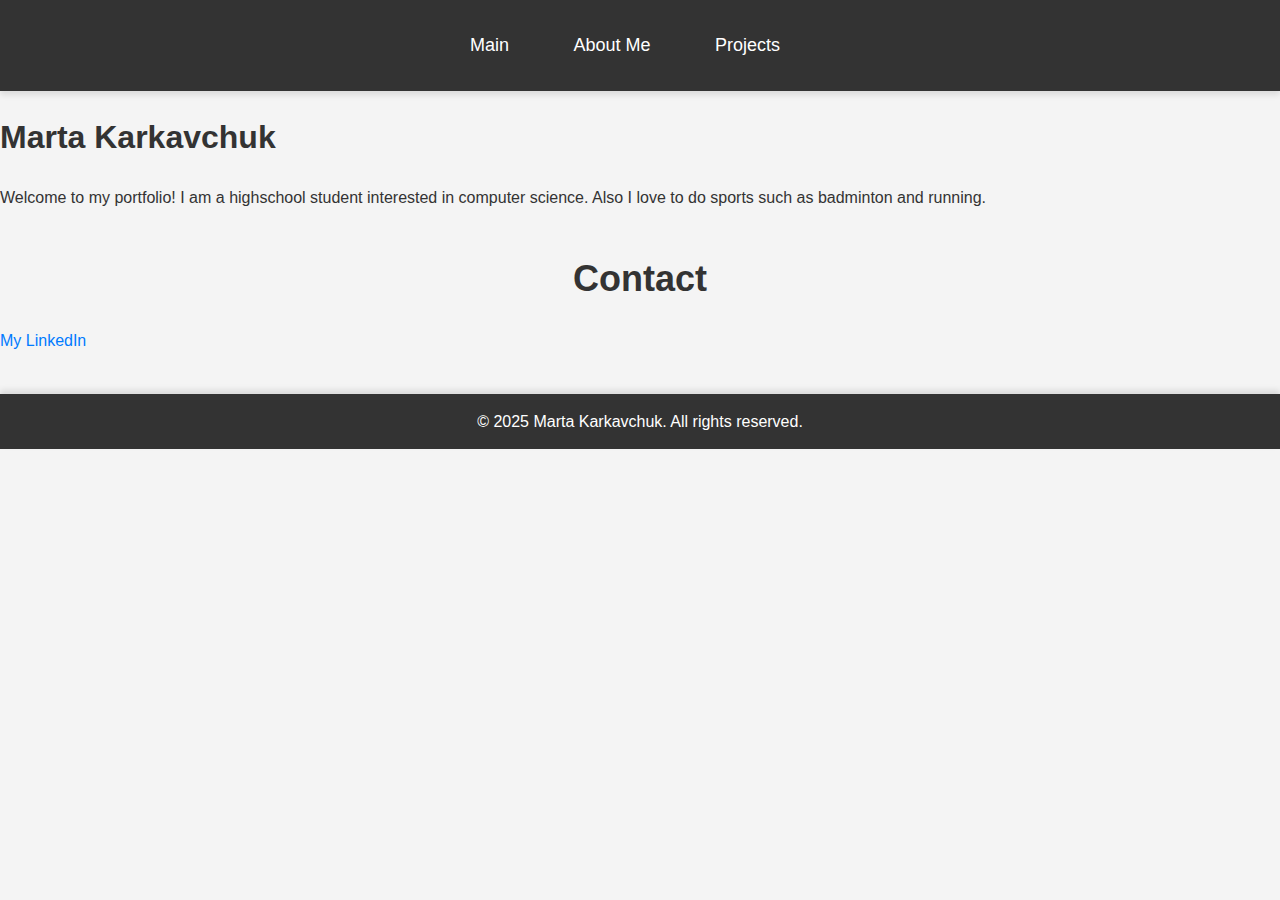
<file: index.html>
<!DOCTYPE html>

<head>
    <meta charset="UTF-8">
    <meta name="viewport" content="width=device-width, initial-scale=1.0">
    <title>Portfolio Marta Karkavchuk</title>
    <link rel="stylesheet" href="portfolio.css">
</head>
<body>
    <header>
        <nav>
            <ul>
                <li><a href="index.html">Main</a></li>
                <li><a href="aboutme.html">About Me</a></li>
                <li><a href="projects.html">Projects</a></li>
            </ul>
        </nav>
    </header>

    <section id="about">
        <h1>Marta Karkavchuk</h1>
        <p1>Welcome to my portfolio! </p1>
        <p1>I am a highschool student interested in computer science. Also I love to do sports such as badminton and running.</p1>
    </section>

    <section>
        <h2>Contact</h2>
        <a href="https://www.linkedin.com/in/marta-karkavchuk-b30865345">My LinkedIn</a>
    </section>

    <footer>
        <p>&copy; 2025 Marta Karkavchuk. All rights reserved.</p>
    </footer>

</body>
</html>
</file>
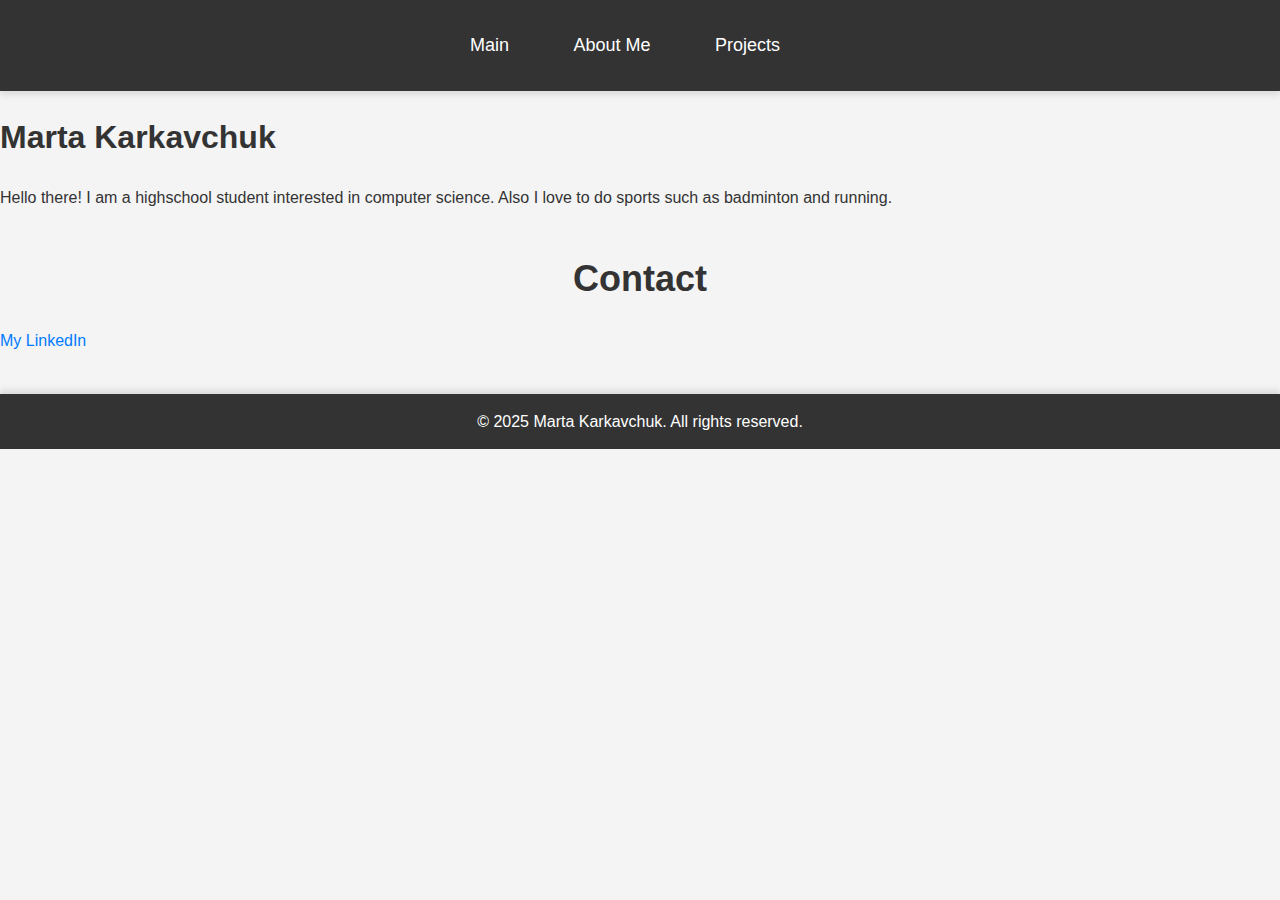
<file: aboutme.html>
<!DOCTYPE html>

<head>
    <meta charset="UTF-8">
    <meta name="viewport" content="width=device-width, initial-scale=1.0">
    <title>Portfolio Marta Karkavchuk</title>
    <link rel="stylesheet" href="portfolio.css">
</head>
<body>
    <header>
        <nav>
            <ul>
                <li><a href="index.html">Main</a></li>
                <li><a href="aboutme.html">About Me</a></li>
                <li><a href="projects.html">Projects</a></li>
            </ul>
        </nav>
    </header>

    <section id="about">
        <h1>Marta Karkavchuk</h1>
        <p1>Hello there!</p1>
        <p1>I am a highschool student interested in computer science. Also I love to do sports such as badminton and running.</p1>
    </section>
    
    <section>
        <h2>Contact</h2>
        <a href="https://www.linkedin.com/in/marta-karkavchuk-b30865345">My LinkedIn</a>
    </section>

    <footer>
        <p>&copy; 2025 Marta Karkavchuk. All rights reserved.</p>
    </footer>

</body>
</html>
</file>
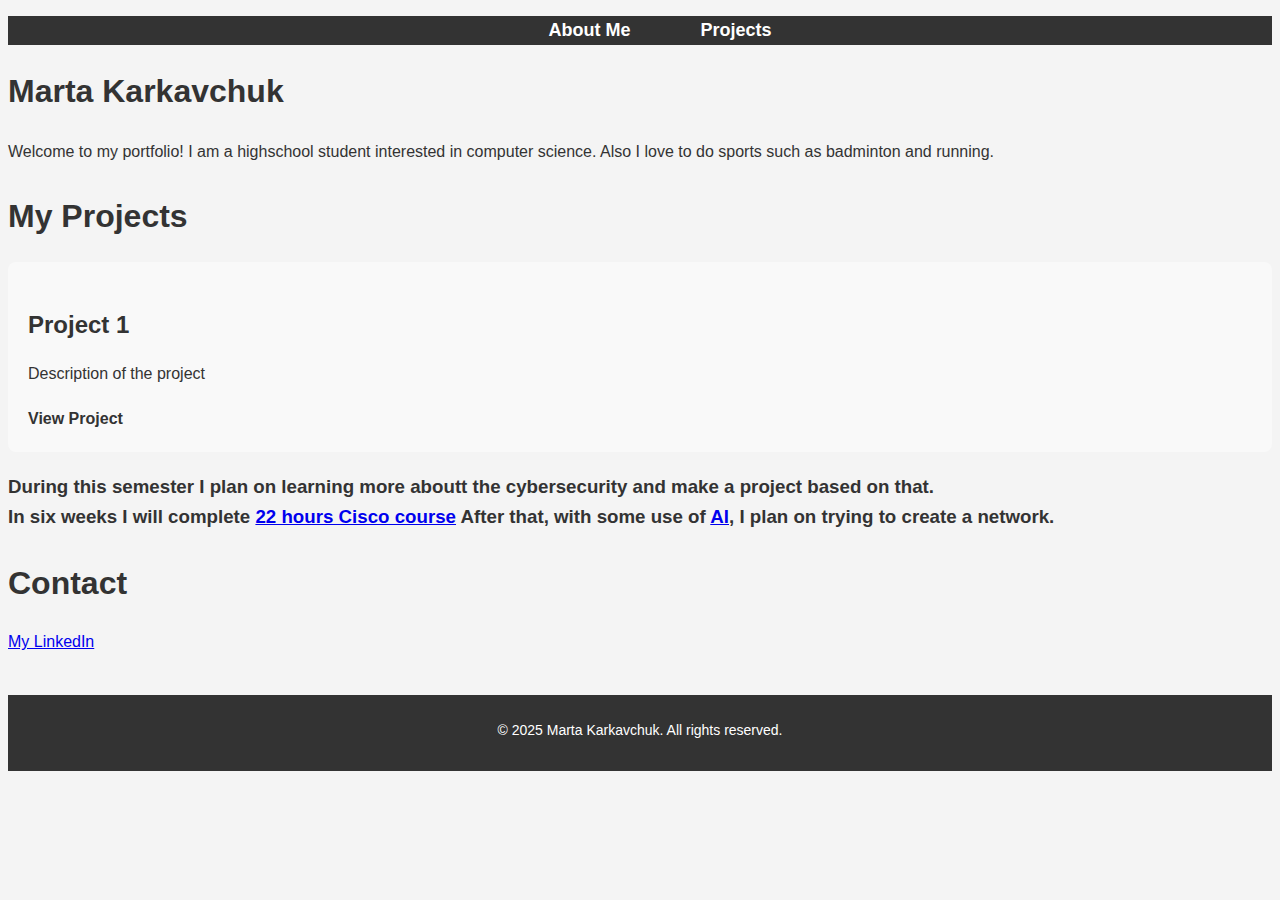
<file: portfolio.html>
<!DOCTYPE html>

<head>
    <meta charset="UTF-8">
    <meta name="viewport" content="width=device-width, initial-scale=1.0">
    <title>Portfolio Marta Karkavchuk</title>
    <link rel="stylesheet" href="portfolio1.css">
</head>
<body>
    <header>
        <nav>
            <ul>
                <li><a href="#about">About Me</a></li>
                <li><a href="#projects">Projects</a></li>
            </ul>
        </nav>
    </header>

    <section id="about">
        <h1>Marta Karkavchuk</h1>
        <p1>Welcome to my portfolio! </p1>
        <p1>I am a highschool student interested in computer science. Also I love to do sports such as badminton and running.</p1>
    </section>

    <section id="projects">
        <h2>My Projects</h2>
        <div class="projects">
            <h3>Project 1</h3>
            <p>Description of the project</p>
            <a href="link.to.project">View Project</a>
        </div>
        <h3>During this semester I plan on learning more aboutt the cybersecurity and make a project based on that. <br> In six weeks I will complete <a href="https://www.netacad.com/courses/networking-basics?courseLang=en-US&utm_campaign=writ&utm_content=networking-basics-get-started-button&utm_source=cisco.com&utm_medium=referral">22 hours Cisco course</a> 
            After that, with some use of <a href="https://openai.com/index/chatgpt/">AI</a>, I plan on trying to create a network.</h3>
    </section>

    <section>
        <h2>Contact</h2>
        <a href="https://www.linkedin.com/in/marta-karkavchuk-b30865345">My LinkedIn</a>
    </section>

    <footer>
        <p>&copy; 2025 Marta Karkavchuk. All rights reserved.</p>
    </footer>

</body>
</html>
</file>
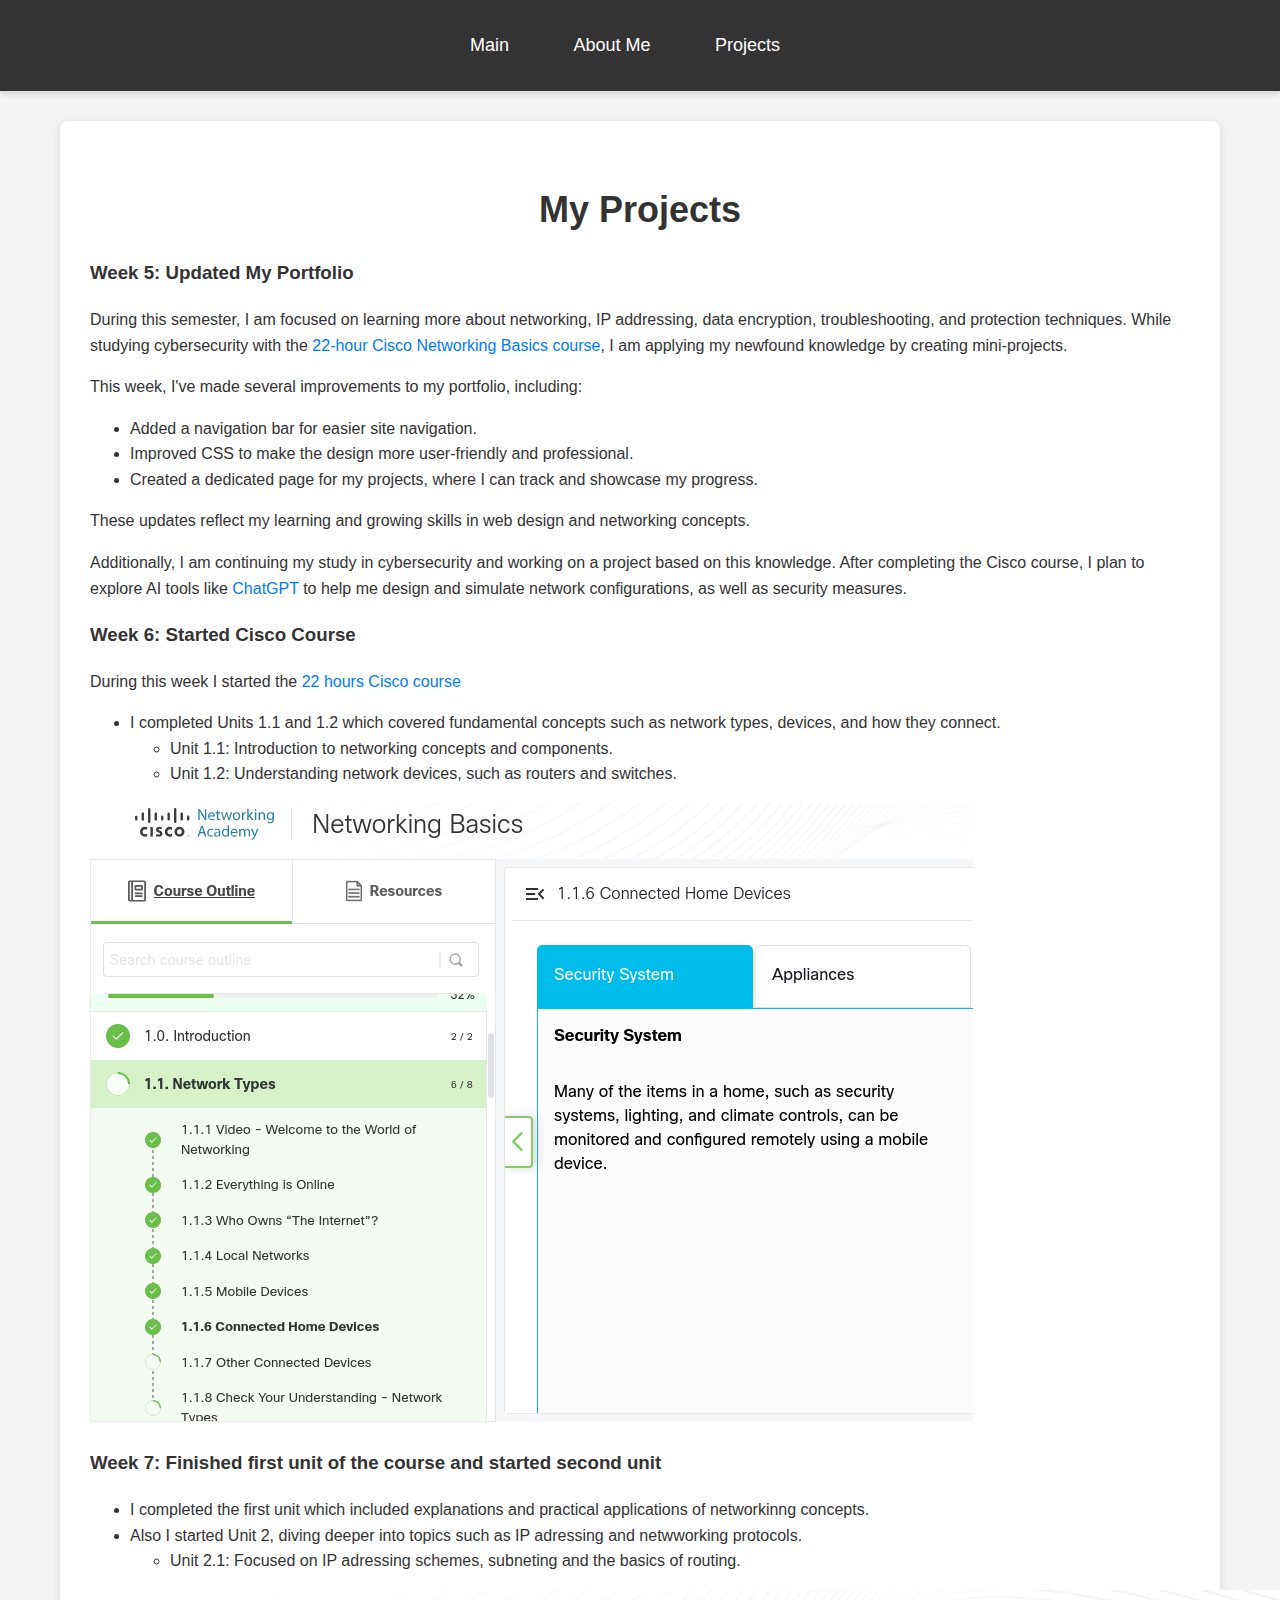
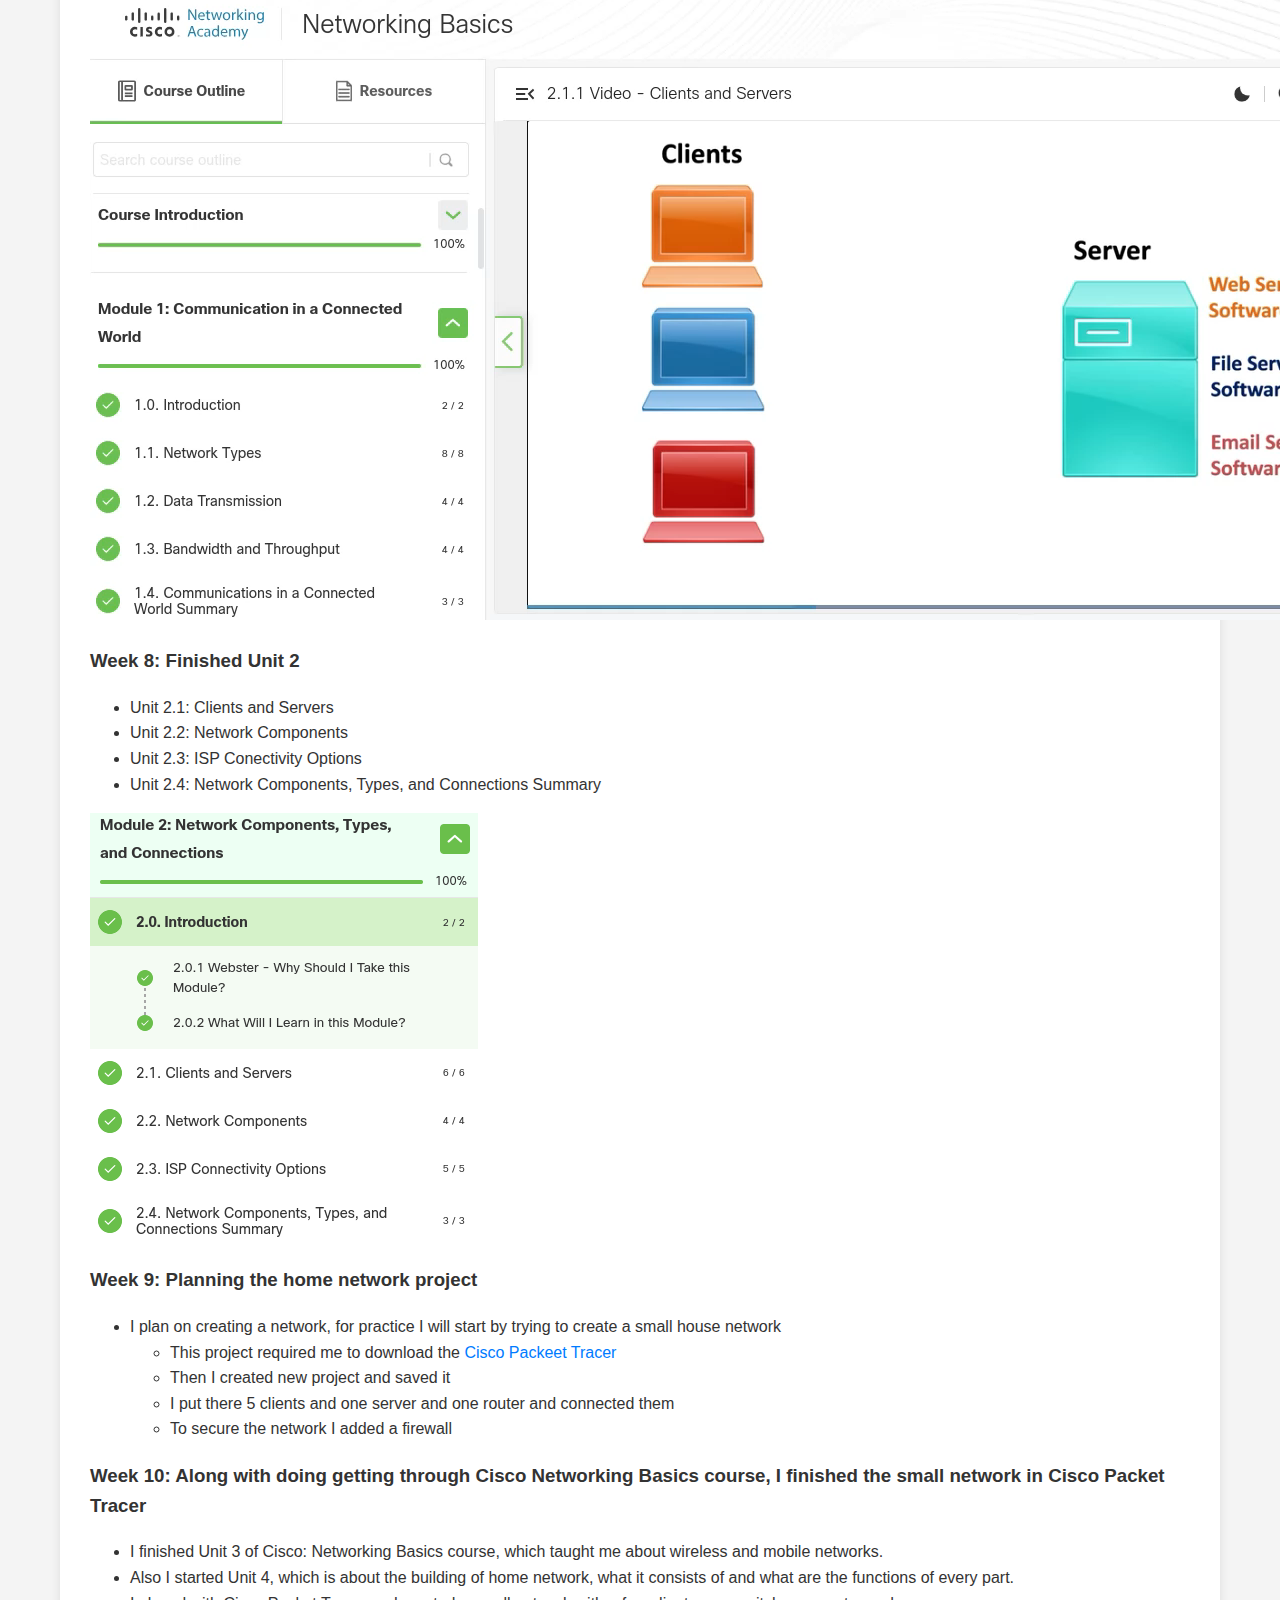
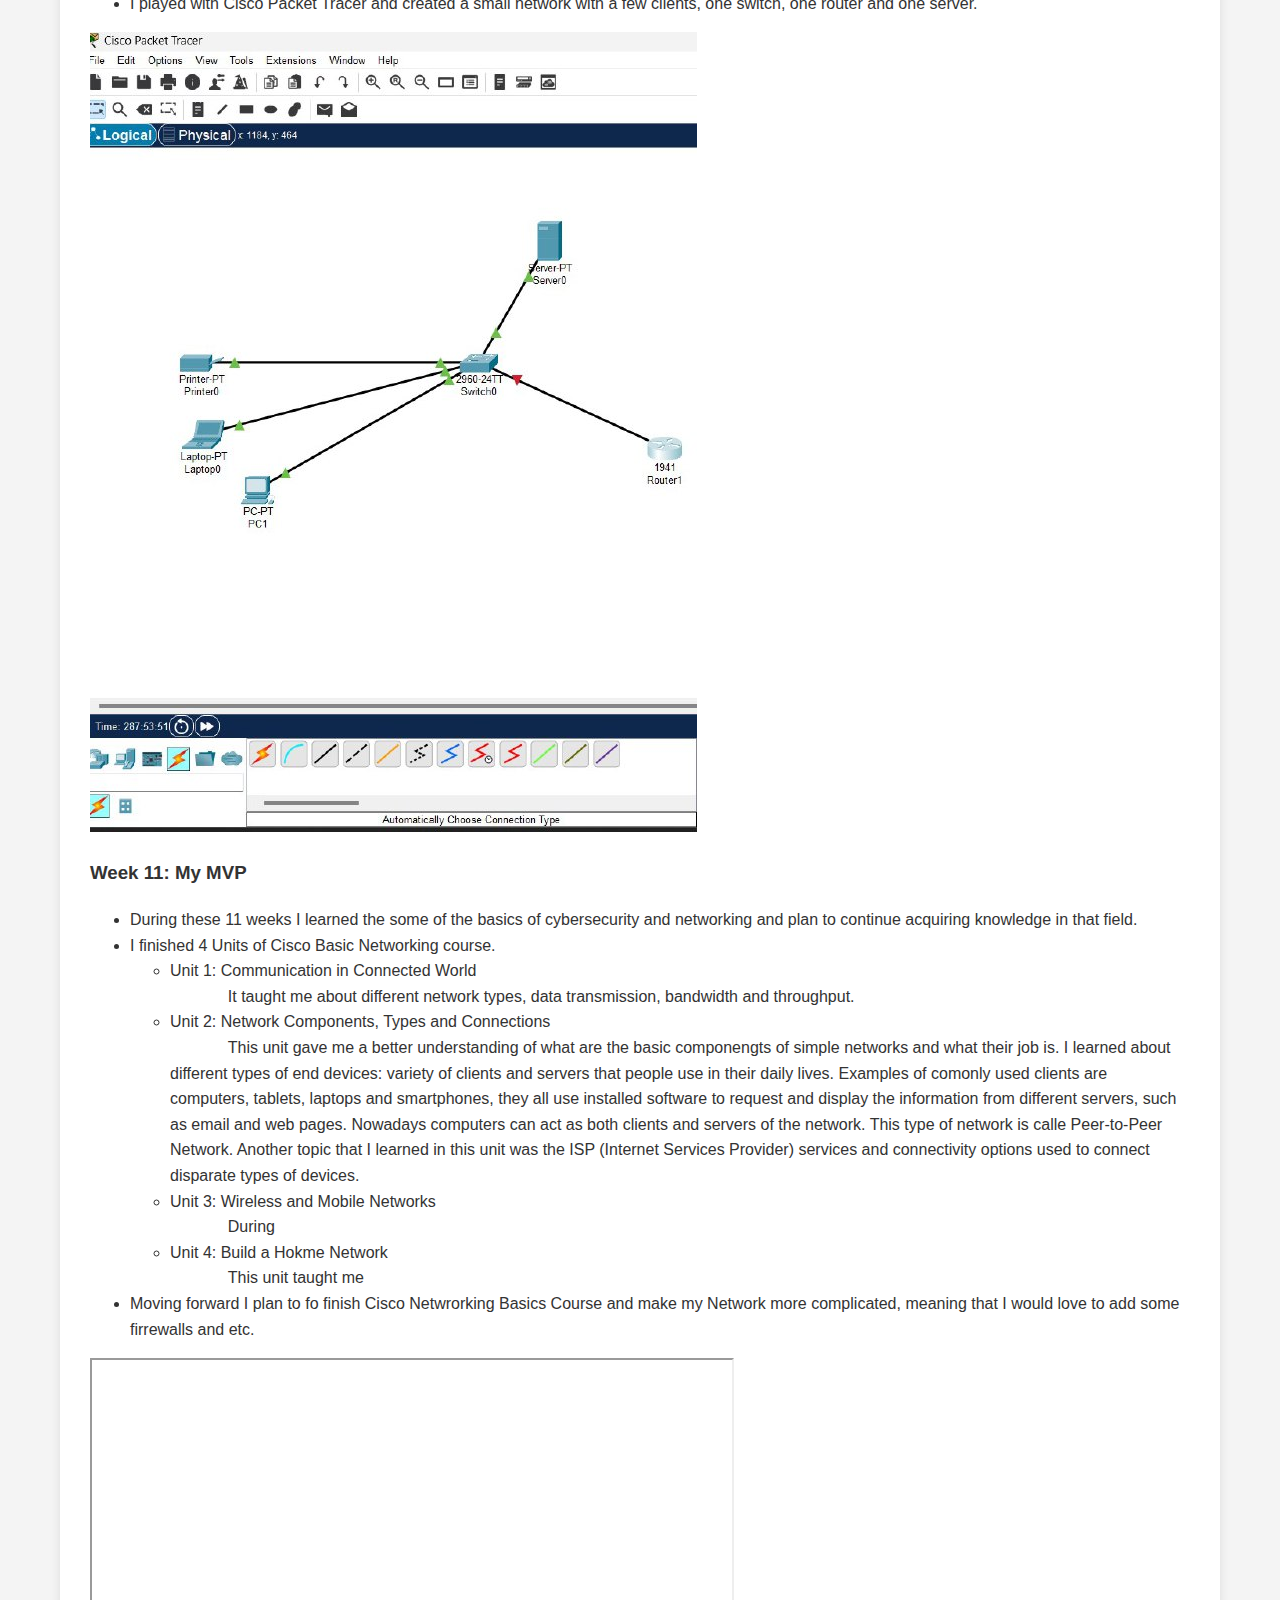
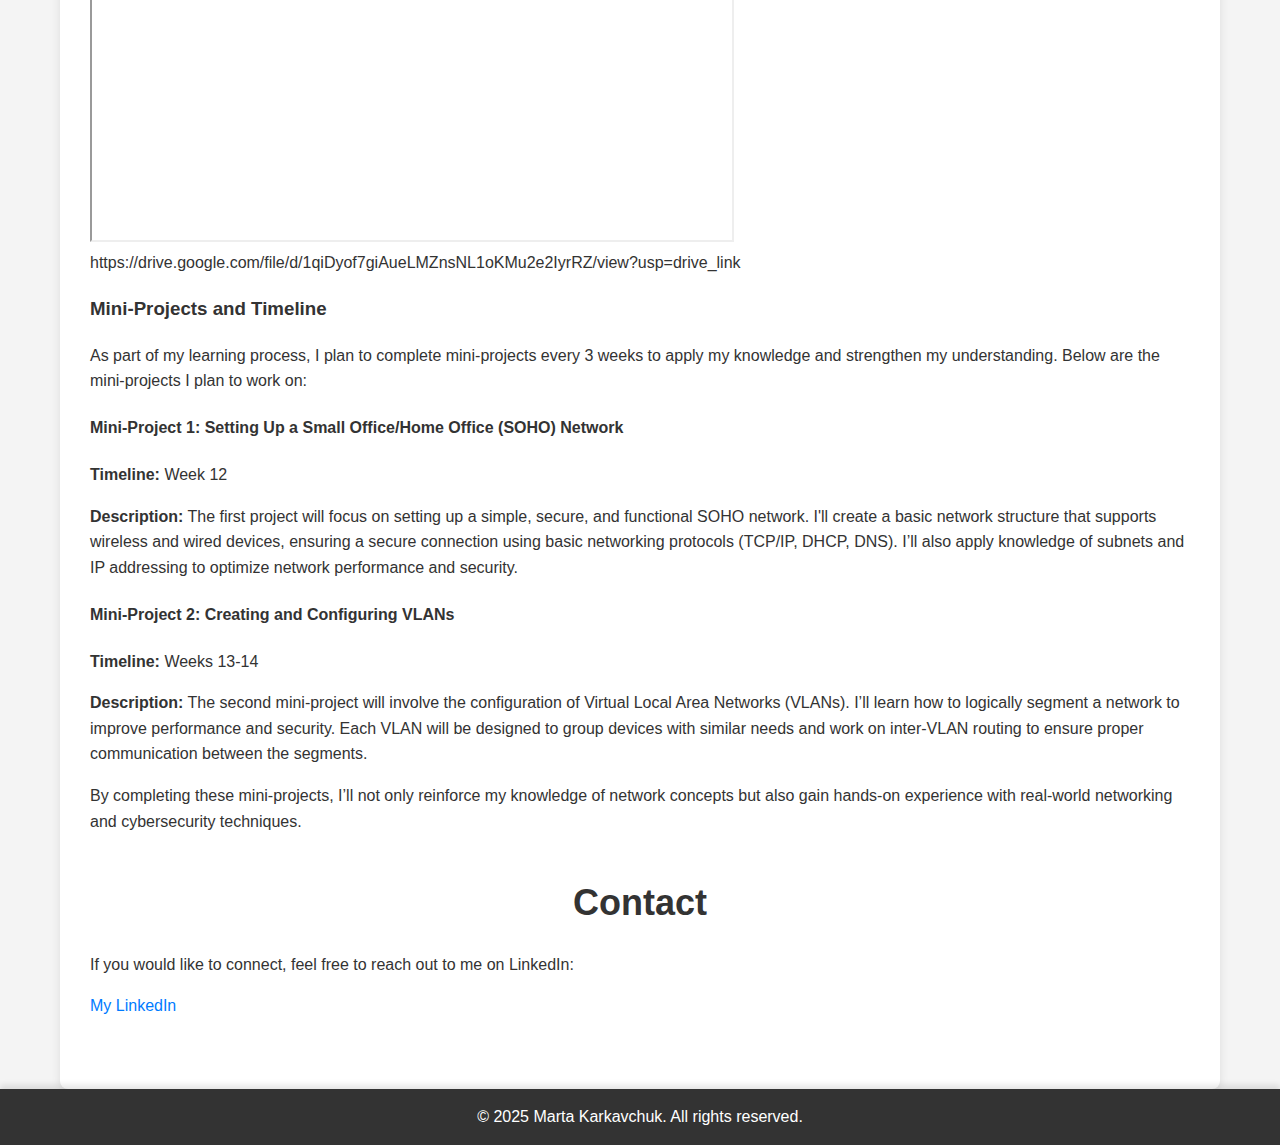
<file: project1.html>
<!DOCTYPE html>
<html lang="en">

<head>
    <meta charset="UTF-8">
    <meta name="viewport" content="width=device-width, initial-scale=1.0">
    <title>Portfolio Marta Karkavchuk</title>
    <link rel="stylesheet" href="portfolio.css">
</head>

<body>
    <header>
        <nav>
            <ul>
                <li><a href="index.html">Main</a></li>
                <li><a href="aboutme.html">About Me</a></li>
                <li><a href="projects.html">Projects</a></li>
            </ul>
        </nav>
    </header>

    <main>
        <section id="projects">
            <h2>My Projects</h2>
            <div class="project-entry">
                <h3>Week 5: Updated My Portfolio</h3>
                <p>During this semester, I am focused on learning more about networking, IP addressing, data encryption, troubleshooting, and protection techniques. While studying cybersecurity with the <a href="https://www.netacad.com/courses/networking-basics?courseLang=en-US&utm_campaign=writ&utm_content=networking-basics-get-started-button&utm_source=cisco.com&utm_medium=referral" target="_blank">22-hour Cisco Networking Basics course</a>, I am applying my newfound knowledge by creating mini-projects.</p>
                
                <p>This week, I've made several improvements to my portfolio, including:</p>
                <ul>
                    <li>Added a navigation bar for easier site navigation.</li>
                    <li>Improved CSS to make the design more user-friendly and professional.</li>
                    <li>Created a dedicated page for my projects, where I can track and showcase my progress.</li>
                </ul>

                <p>These updates reflect my learning and growing skills in web design and networking concepts.</p>

                <p>Additionally, I am continuing my study in cybersecurity and working on a project based on this knowledge. After completing the Cisco course, I plan to explore AI tools like <a href="https://openai.com/index/chatgpt/" target="_blank">ChatGPT</a> to help me design and simulate network configurations, as well as security measures.</p>


                <h3>Week 6: Started Cisco Course</h3>
                <p>During this week I started the <a href="https://www.netacad.com/courses/networking-basics?courseLang=en-US&utm_campaign=writ&utm_content=networking-basics-get-started-button&utm_source=cisco.com&utm_medium=referral" target="_blank">22 hours Cisco course</a></p>
                <ul>
                    <li>I completed Units 1.1 and 1.2 which covered fundamental concepts such as network types, devices, and how they connect.</li>
                    <ul>
                        <li>Unit 1.1: Introduction to networking concepts and components.</li>
                        <li>Unit 1.2: Understanding network devices, such as routers and switches.</li>
                    </ul>
                </ul>
                <img src="week6.png" alt="I completed units 1.1 and 1.2 of the Cisco course.">
                <h3>Week 7: Finished first unit of the course and started second unit</h3>
                <ul>
                    <li>I completed the first unit which included explanations and practical applications of networkinng concepts.</li>
                    <li>Also I started Unit 2, diving deeper into topics such as IP adressing and netwworking protocols.</li>
                    <ul>
                        <li>Unit 2.1: Focused on IP adressing schemes, subneting and the basics of routing.</li>
                    </ul>
                </ul>
                <video loop muted autoplay>
                    <source src="week7.webm" type="video/webm">
                </video>
                <h3>Week 8: Finished Unit 2</h3>
                <ul>
                    <li>Unit 2.1: Clients and Servers</li>
                    <li>Unit 2.2: Network Components</li>
                    <li>Unit 2.3: ISP Conectivity Options</li>
                    <li>Unit 2.4: Network Components, Types, and Connections Summary</li>
                </ul>
                <img src="week8.png" alt="I completed learning the materials">
                <h3>Week 9: Planning the home network project</h3>
                <ul>
                    <li>I plan on creating a network, for practice I will start by trying to create a small house network</li>
                    <ul>
                        <li>This project required me to download the <a href="https://www.netacad.com/resources/lab-downloads">Cisco Packeet Tracer</a></li>
                        <li>Then I created new project and saved it</li>
                        <li>I put there 5 clients and one server and one router and connected them</li>
                        <li>To secure the network I added a firewall</li>
                    </ul>
                </ul>
                <h3>Week 10: Along with doing getting through Cisco Networking Basics course, I finished the small network in Cisco Packet Tracer</h3>
                <ul>
                    <li>I finished Unit 3 of Cisco: Networking Basics course, which taught me about wireless and mobile networks.</li>
                    <li>Also I started Unit 4, which is about the building of home network, what it consists of and what are the functions of every part.</li>
                    <li>I played with Cisco Packet Tracer and created a small network with a few clients, one switch, one router and one server.</li>
                </ul>
                <img src="week10.jpg" alt="Couldn't appload the image">
                <h3>Week 11: My MVP</h3>
                <ul>
                    <li>During these 11 weeks I learned the some of the basics of cybersecurity and networking and plan to continue acquiring knowledge in that field.</li>
                    <li>I finished 4 Units of Cisco Basic Networking course.</li>
                    <ul>
                        <li>Unit 1: Communication in Connected World <br>&nbsp;&nbsp;&nbsp;&nbsp;&nbsp;&nbsp;&nbsp;&nbsp;&nbsp;&nbsp;&nbsp;&nbsp;&nbsp;It taught me about different network types, data transmission, bandwidth and throughput.</li>
                        <li>Unit 2: Network Components, Types and Connections <br>&nbsp;&nbsp;&nbsp;&nbsp;&nbsp;&nbsp;&nbsp;&nbsp;&nbsp;&nbsp;&nbsp;&nbsp;&nbsp;This unit gave me a better understanding of what are the basic componengts of simple networks and what their job is. I learned about different types of end devices: variety of clients and servers that people use in their daily lives. Examples of comonly used clients are computers, tablets, laptops and smartphones, they all use installed software to request and display the information from different servers, such as email and web pages. Nowadays computers can act as both clients and servers of the network. This type of network is calle Peer-to-Peer Network. Another topic that I learned in this unit was the ISP (Internet Services Provider) services and connectivity options used to connect disparate types of devices.</li>
                        <li>Unit 3: Wireless and Mobile Networks <br>&nbsp;&nbsp;&nbsp;&nbsp;&nbsp;&nbsp;&nbsp;&nbsp;&nbsp;&nbsp;&nbsp;&nbsp;&nbsp;During </li>
                        <li>Unit 4: Build a Hokme Network <br>&nbsp;&nbsp;&nbsp;&nbsp;&nbsp;&nbsp;&nbsp;&nbsp;&nbsp;&nbsp;&nbsp;&nbsp;&nbsp;This unit taught me</li>
                    </ul>
                    <li>Moving forward I plan to fo finish Cisco Netwrorking Basics Course and make my Network more complicated, meaning that I would love to add some firrewalls and etc.</li>
                </ul>
                <iframe src="https://drive.google.com/file/d/1qiDyof7giAueLMZnsNL1oKMu2e2IyrRZ/preview" width="640" height="480" allow="autoplay"></iframe>
            </div>
            https://drive.google.com/file/d/1qiDyof7giAueLMZnsNL1oKMu2e2IyrRZ/view?usp=drive_link
            
            <h3>Mini-Projects and Timeline</h3>
            <p>As part of my learning process, I plan to complete mini-projects every 3 weeks to apply my knowledge and strengthen my understanding. Below are the mini-projects I plan to work on:</p>
            
            <div class="mini-projects">
                <h4>Mini-Project 1: Setting Up a Small Office/Home Office (SOHO) Network</h4>
                <p><strong>Timeline:</strong> Week 12</p>
                <p><strong>Description:</strong> The first project will focus on setting up a simple, secure, and functional SOHO network. I'll create a basic network structure that supports wireless and wired devices, ensuring a secure connection using basic networking protocols (TCP/IP, DHCP, DNS). I’ll also apply knowledge of subnets and IP addressing to optimize network performance and security.</p>
                
                <h4>Mini-Project 2: Creating and Configuring VLANs</h4>
                <p><strong>Timeline:</strong> Weeks 13-14</p>
                <p><strong>Description:</strong> The second mini-project will involve the configuration of Virtual Local Area Networks (VLANs). I’ll learn how to logically segment a network to improve performance and security. Each VLAN will be designed to group devices with similar needs and work on inter-VLAN routing to ensure proper communication between the segments.</p>

                
            <p>By completing these mini-projects, I’ll not only reinforce my knowledge of network concepts but also gain hands-on experience with real-world networking and cybersecurity techniques.</p>
        </section>

        <section id="contact">
            <h2>Contact</h2>
            <p>If you would like to connect, feel free to reach out to me on LinkedIn:</p>
            <a href="https://www.linkedin.com/in/marta-karkavchuk-b30865345" target="_blank">My LinkedIn</a>
        </section>
    </main>

    <footer>
        <p>&copy; 2025 Marta Karkavchuk. All rights reserved.</p>
    </footer>

</body>

</html>
</file>
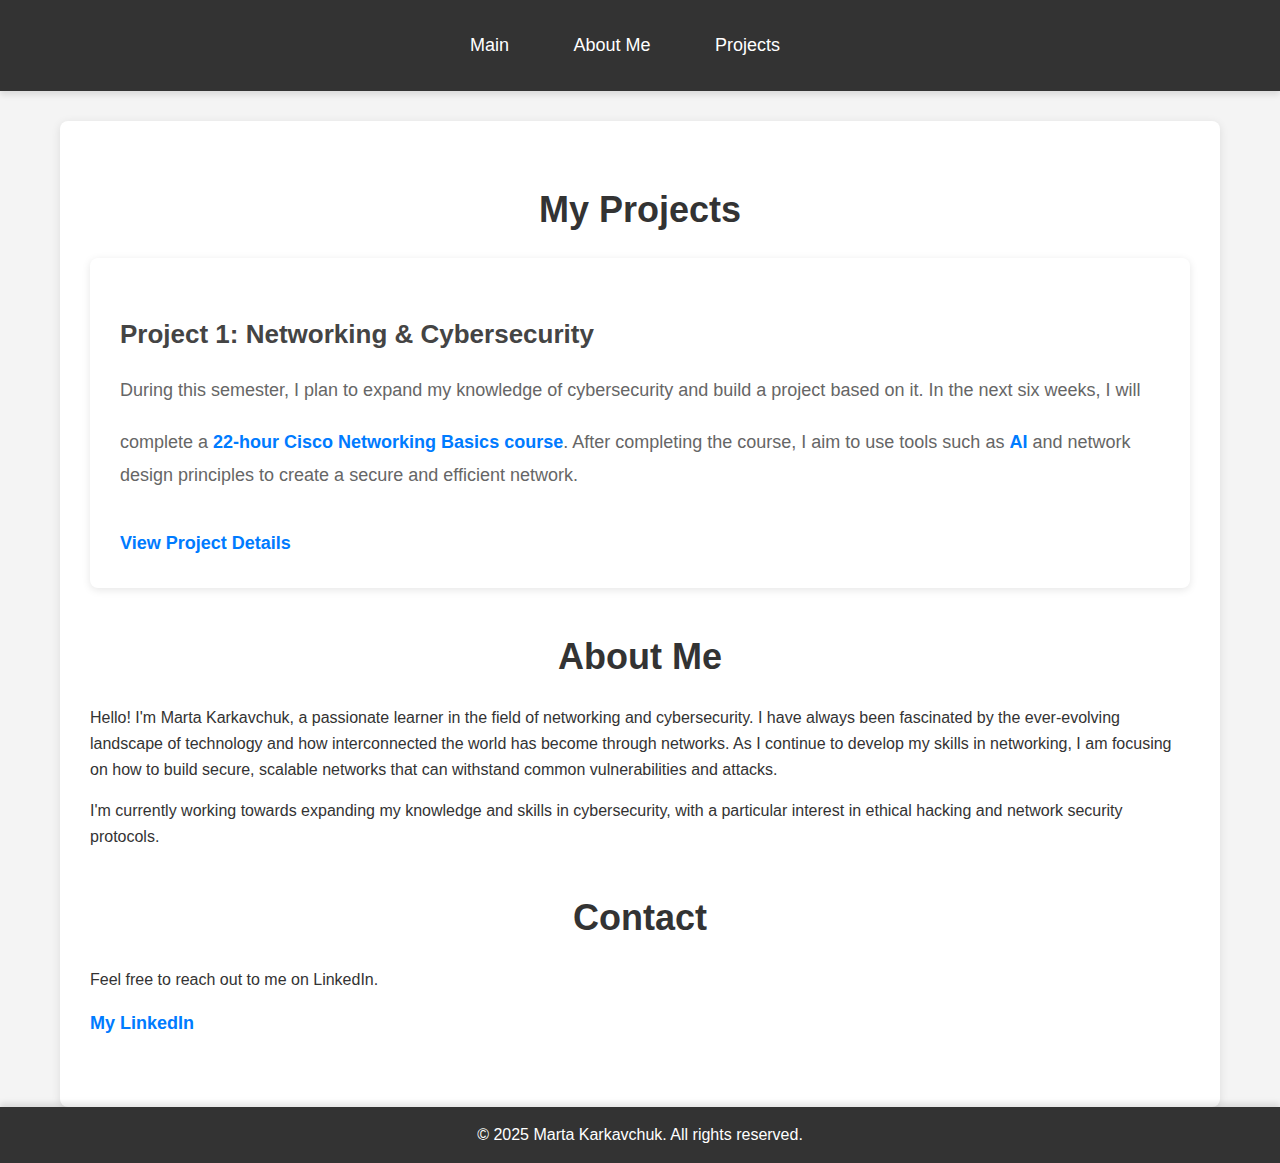
<file: projects.html>
<!DOCTYPE html>
<html lang="en">

<head>
    <meta charset="UTF-8">
    <meta name="viewport" content="width=device-width, initial-scale=1.0">
    <title>Portfolio Marta Karkavchuk</title>
    <link rel="stylesheet" href="portfolio.css">
</head>

<body>
    <header>
        <nav>
            <ul>
                <li><a href="index.html">Main</a></li>
                <li><a href="aboutme.html">About Me</a></li>
                <li><a href="projects.html">Projects</a></li>
            </ul>
        </nav>
    </header>

    <main>
        <section id="projects">
            <h2>My Projects</h2>
            <div class="projects">
                <h3>Project 1: Networking & Cybersecurity</h3>
                <p>During this semester, I plan to expand my knowledge of cybersecurity and build a project based on it. In the next six weeks, I will complete a <a href="https://www.netacad.com/courses/networking-basics?courseLang=en-US&utm_campaign=writ&utm_content=networking-basics-get-started-button&utm_source=cisco.com&utm_medium=referral" target="_blank">22-hour Cisco Networking Basics course</a>. After completing the course, I aim to use tools such as <a href="https://openai.com/index/chatgpt/" target="_blank">AI</a> and network design principles to create a secure and efficient network.</p>
                <a href="project1.html">View Project Details</a>
            </div>
        </section>

        <section id="aboutme">
            <h2>About Me</h2>
            <p>Hello! I'm Marta Karkavchuk, a passionate learner in the field of networking and cybersecurity. I have always been fascinated by the ever-evolving landscape of technology and how interconnected the world has become through networks. As I continue to develop my skills in networking, I am focusing on how to build secure, scalable networks that can withstand common vulnerabilities and attacks.</p>
            <p>I'm currently working towards expanding my knowledge and skills in cybersecurity, with a particular interest in ethical hacking and network security protocols.</p>
        </section>

        <section id="contact" class="contact">
            <h2>Contact</h2>
            <p>Feel free to reach out to me on LinkedIn.</p>
            <a href="https://www.linkedin.com/in/marta-karkavchuk-b30865345" target="_blank">My LinkedIn</a>
        </section>
    </main>

    <footer>
        <p>&copy; 2025 Marta Karkavchuk. All rights reserved.</p>
    </footer>
</body>

</html>
</file>
<file: portfolio.css>
/* General Styles */
body {
    font-family: 'Arial', sans-serif;
    line-height: 1.6;
    margin: 0;
    padding: 0;
    background-color: #f4f4f4;
    color: #333;
}

h2, h3 {
    font-family: 'Arial', sans-serif;
    color: #333;
}

a {
    color: #007BFF;
    text-decoration: none;
}

a:hover {
    text-decoration: underline;
}

/* Header Styles */
header {
    background: #333;
    color: #fff;
    padding: 15px 0;
    text-align: center;
    box-shadow: 0 4px 6px rgba(0, 0, 0, 0.1);
}

header nav ul {
    list-style-type: none;
    padding: 0;
}

header nav ul li {
    display: inline-block;
    margin-right: 30px;
}

header nav ul li a {
    font-size: 18px;
    color: #fff;
    padding: 10px 15px;
    transition: background-color 0.3s ease-in-out;
}

header nav ul li a:hover {
    background-color: #0056b3;
    border-radius: 5px;
}

/* Main Content */
main {
    padding: 30px;
    margin-top: 30px;
    max-width: 1100px;
    margin-left: auto;
    margin-right: auto;
    background-color: #fff;
    border-radius: 8px;
    box-shadow: 0 2px 10px rgba(0, 0, 0, 0.1);
}

/* Section Styling */
section {
    margin-bottom: 40px;
}

h2 {
    font-size: 36px;
    margin-bottom: 20px;
    text-align: center;
    font-weight: bold;
}

/* Projects Section */
.projects {
    background-color: #fff;
    padding: 30px;
    border-radius: 8px;
    box-shadow: 0 2px 8px rgba(0, 0, 0, 0.1);
}

.projects h3 {
    font-size: 26px;
    color: #444;
    font-weight: bold;
    margin-bottom: 10px;
}

.projects p {
    font-size: 18px;
    color: #666;
    line-height: 1.8;
}

.projects ul {
    margin-top: 20px;
}

.projects ul li {
    font-size: 16px;
    color: #444;
    margin-bottom: 12px;
}

/* Link Style in Projects */
.projects a {
    margin-top: 20px;
    display: inline-block;
    font-weight: bold;
    font-size: 18px;
}

/* Contact Section */
.contact a {
    font-size: 18px;
    font-weight: bold;
    color: #007BFF;
    transition: color 0.3s ease;
}

.contact a:hover {
    color: #0056b3;
}

/* Footer Styles */
footer {
    background: #333;
    color: #fff;
    text-align: center;
    padding: 15px 0;
    position: relative;
    bottom: 0;
    width: 100%;
    box-shadow: 0 -4px 6px rgba(0, 0, 0, 0.1);
}

footer p {
    margin: 0;
    font-size: 16px;
}

/* Responsive Design */
@media (max-width: 768px) {
    header nav ul li {
        margin-right: 15px;
    }

    main {
        padding: 20px;
    }

    h2 {
        font-size: 28px;
    }

    .projects h3 {
        font-size: 22px;
    }

    .projects p {
        font-size: 16px;
    }

    .projects ul li {
        font-size: 14px;
    }

    footer p {
        font-size: 14px;
    }
}

@media (max-width: 480px) {
    header {
        padding: 10px 0;
    }

    header nav ul {
        text-align: center;
    }

    header nav ul li {
        display: block;
        margin-bottom: 10px;
    }

    header nav ul li a {
        font-size: 16px;
    }

    main {
        padding: 15px;
    }

    h2 {
        font-size: 24px;
    }

    .projects {
        padding: 20px;
    }

    .projects h3 {
        font-size: 20px;
    }

    .projects p {
        font-size: 14px;
    }
}
</file>
<file: portfolio1.css>
css

* {
    margin: 0;
    padding: 0;
    box-sizing: border-box;
}

body {
    font-family: 'Arial', sans-serif;
    line-height: 1.6;
    background-color: #f4f4f4;
    color: #333;
}

header {
    background-color: #333;
    color: #fff;
}

/* Navigation Bar Styling */
nav ul {
    list-style-type: none; /* Remove bullet points from the list */
    display: flex; /* Display list items in a row */
    justify-content: center; /* Center the navbar items */
}

nav ul li {
    margin: 0 15px; /* Add spacing between navbar items */
}

nav ul li a {
    text-decoration: none; /* Remove underline from links */
    color: #fff; /* White text color */
    font-size: 18px; /* Set font size */
    font-weight: bold; /* Make the text bold */
    padding: 10px 20px; /* Add some padding around the text */
    border-radius: 5px; /* Add rounded corners to the links */
    transition: background-color 0.3s ease; /* Smooth transition effect */
}

nav ul li a:hover {
    background-color: #007BFF; /* Change background on hover */
    color: #fff; /* Change text color on hover */
}

nav ul li a:active {
    background-color: #0056b3; /* Darker background when the link is clicked */
}
.section {
    padding: 40px;
    margin: 20px auto;
    max-width: 900px;
    background-color: #fff;
    border-radius: 8px;
    box-shadow: 0 4px 6px rgba(0, 0, 0, 0.1);
}

h1, h2, h3 {
    color: #333;
}

h2 {
    font-size: 2rem;
    margin-bottom: 20px;
}

p {
    font-size: 1rem;
    margin-bottom: 20px;
}

.projects {
    background-color: #f9f9f9;
    padding: 20px;
    border-radius: 8px;
    margin-bottom: 20px;
}

.projects h3 {
    font-size: 1.5rem;
    margin-bottom: 10px;
}

.projects a {
    text-decoration: none;
    color: #333;
    font-weight: bold;
}

.projects a:hover {
    color: #007BFF;
}

.btn {
    display: inline-block;
    background-color: #007BFF;
    color: #fff;
    padding: 10px 20px;
    border-radius: 5px;
    text-decoration: none;
    font-weight: bold;
    margin-top: 10px;
}

.btn:hover {
    background-color: #0056b3;
}

footer {
    background-color: #333;
    color: #fff;
    text-align: center;
    padding: 10px 0;
    margin-top: 40px;
}

footer p {
    font-size: 14px;
}
</file>
